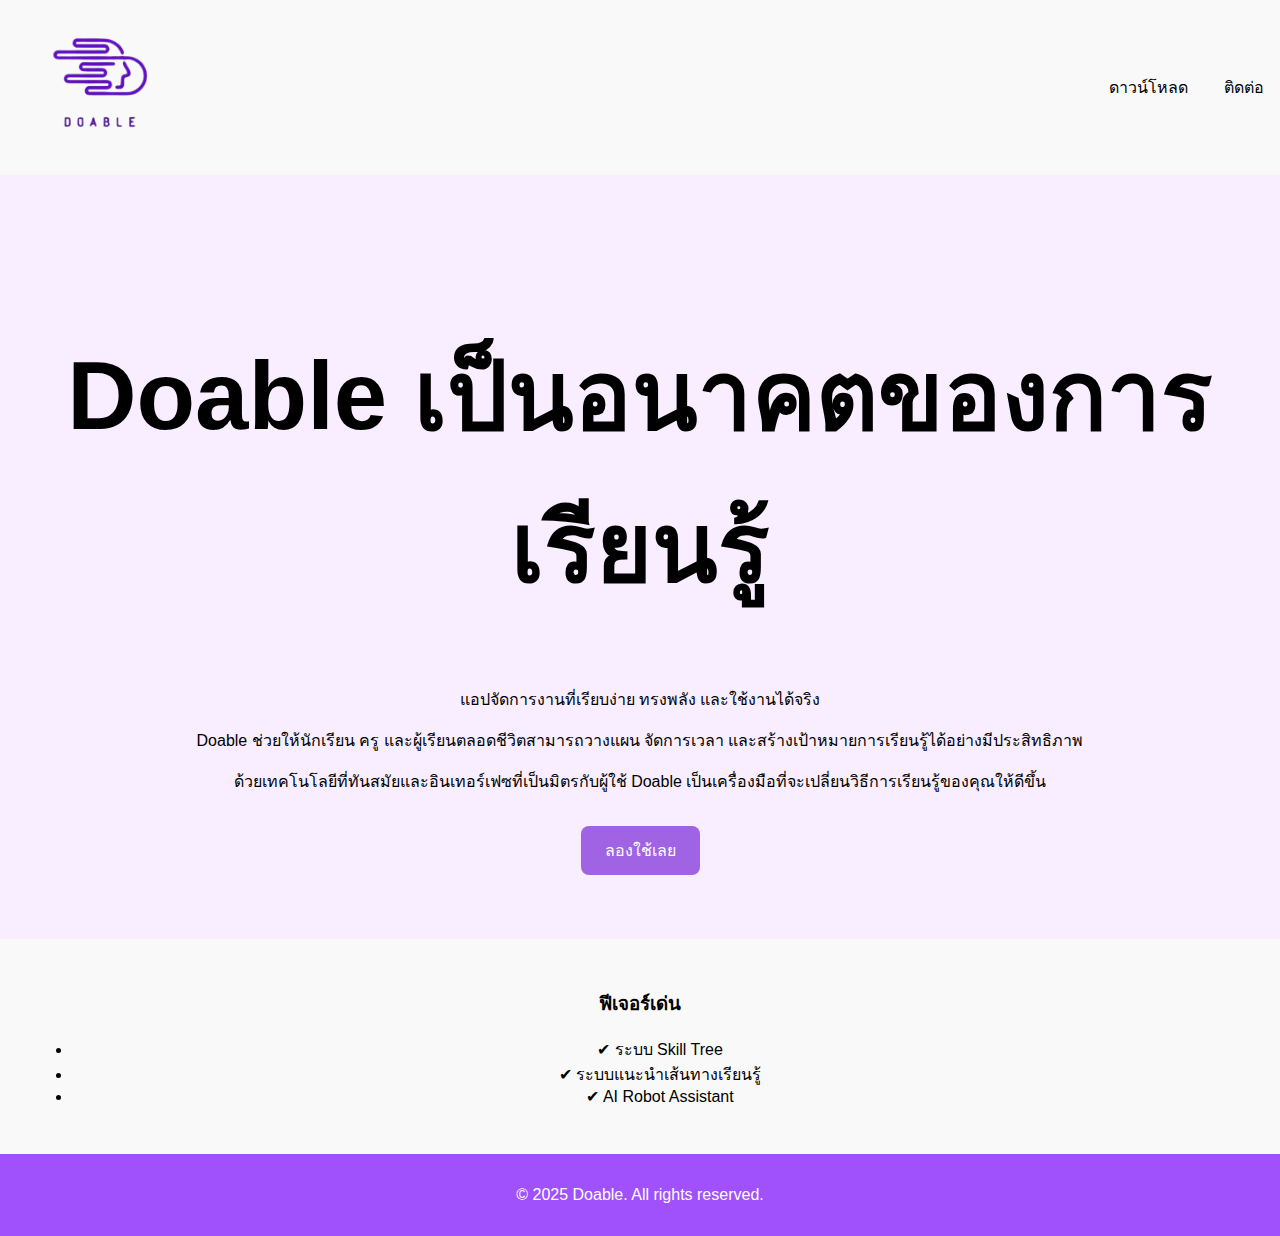
<file: doable-V.1/index.html>
<!DOCTYPE html>
<html lang="th">
<head>
  <meta charset="UTF-8" />
  <meta name="viewport" content="width=device-width, initial-scale=1.0" />
  <title>Doable - Productivity Made Simple</title>
  <link rel="stylesheet" href="styles.css" />
</head>
<body>
  <header class="header">
    <a href="#" class="logo">
      <img src="images/logo.png" alt="Doable Logo" style="height: 100px;" />
    </a>
    <nav>
      <a href="#download">ดาวน์โหลด</a>
      <a href="#contact">ติดต่อ</a>
    </nav>
  </header>
  
  <section class="hero">
    <h2>Doable เป็นอนาคตของการเรียนรู้</h2>
    <p>แอปจัดการงานที่เรียบง่าย ทรงพลัง และใช้งานได้จริง</p>
    <p>Doable ช่วยให้นักเรียน ครู และผู้เรียนตลอดชีวิตสามารถวางแผน จัดการเวลา และสร้างเป้าหมายการเรียนรู้ได้อย่างมีประสิทธิภาพ</p>
    <p>ด้วยเทคโนโลยีที่ทันสมัยและอินเทอร์เฟซที่เป็นมิตรกับผู้ใช้ Doable เป็นเครื่องมือที่จะเปลี่ยนวิธีการเรียนรู้ของคุณให้ดีขึ้น</p>
    <a href="#download" class="btn">ลองใช้เลย</a>
  </section>


  <section id="features" class="features">
    <h3>ฟีเจอร์เด่น</h3>
    <ul>
      <li>✔ ระบบ Skill Tree</li>
      <li>✔ ระบบแนะนำเส้นทางเรียนรู้</li>
      <li>✔ AI Robot Assistant</li>
    </ul>
  </section>

  <footer id="contact" class="footer">
    <p>© 2025 Doable. All rights reserved.</p>
  </footer>
</body>
</html>
</file>
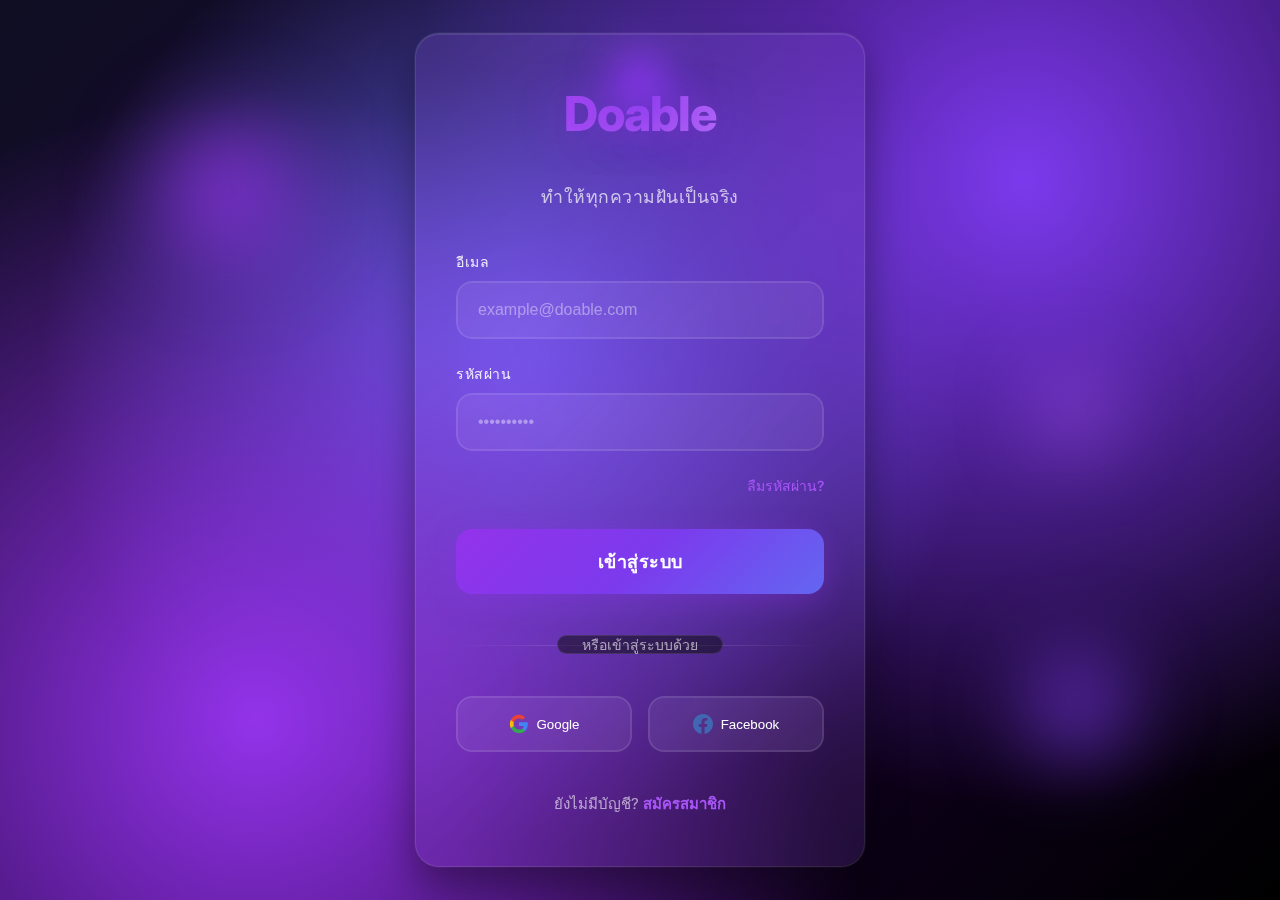
<file: doable_login.html>
<!DOCTYPE html>
<html lang="th">
<head>
    <meta charset="UTF-8">
    <meta name="viewport" content="width=device-width, initial-scale=1.0">
    <title>Doable - เข้าสู่ระบบ</title>
    
    <!-- Google OAuth Script -->
    <script src="https://accounts.google.com/gsi/client" async defer></script>
    
    <!-- Facebook SDK -->
    <script async defer crossorigin="anonymous" src="https://connect.facebook.net/th_TH/sdk.js#xfbml=1&version=v18.0&appId=YOUR_APP_ID&autoLogAppEvents=1"></script>
    
    <style>
        @import url('https://fonts.googleapis.com/css2?family=Inter:wght@300;400;500;600;700;800&display=swap');
        
        * {
            margin: 0;
            padding: 0;
            box-sizing: border-box;
        }

        body {
            font-family: 'Inter', sans-serif;
            background: #0a0a0a;
            min-height: 100vh;
            display: flex;
            align-items: center;
            justify-content: center;
            position: relative;
            overflow: hidden;
        }

        /* Animated gradient background */
        body::before {
            content: '';
            position: absolute;
            top: 0;
            left: 0;
            width: 100%;
            height: 100%;
            background: 
                radial-gradient(circle at 20% 80%, #9333ea 0%, transparent 50%),
                radial-gradient(circle at 80% 20%, #7c3aed 0%, transparent 50%),
                radial-gradient(circle at 40% 40%, #6366f1 0%, transparent 50%),
                linear-gradient(135deg, #0f0f23 0%, #1a0033 50%, #000000 100%);
            animation: gradientShift 8s ease-in-out infinite;
            z-index: 1;
        }

        @keyframes gradientShift {
            0%, 100% { opacity: 1; }
            50% { opacity: 0.8; }
        }

        /* Floating orbs */
        .orb {
            position: absolute;
            border-radius: 50%;
            filter: blur(40px);
            animation: float 6s ease-in-out infinite;
            z-index: 1;
        }

        .orb:nth-child(1) {
            width: 200px;
            height: 200px;
            background: radial-gradient(circle, #9333ea 0%, transparent 70%);
            top: 10%;
            left: 10%;
            animation-delay: 0s;
        }

        .orb:nth-child(2) {
            width: 150px;
            height: 150px;
            background: radial-gradient(circle, #7c3aed 0%, transparent 70%);
            top: 70%;
            right: 10%;
            animation-delay: 2s;
        }

        .orb:nth-child(3) {
            width: 100px;
            height: 100px;
            background: radial-gradient(circle, #a855f7 0%, transparent 70%);
            top: 40%;
            left: 80%;
            animation-delay: 4s;
        }

        @keyframes float {
            0%, 100% { transform: translateY(0px) rotate(0deg); }
            33% { transform: translateY(-20px) rotate(120deg); }
            66% { transform: translateY(10px) rotate(240deg); }
        }

        /* Particles */
        .particles {
            position: absolute;
            top: 0;
            left: 0;
            width: 100%;
            height: 100%;
            pointer-events: none;
            z-index: 1;
        }

        .particle {
            position: absolute;
            width: 2px;
            height: 2px;
            background: #9333ea;
            border-radius: 50%;
            animation: particleFloat 8s linear infinite;
            box-shadow: 0 0 10px #9333ea;
        }

        .particle:nth-child(odd) {
            background: #7c3aed;
            box-shadow: 0 0 10px #7c3aed;
            animation-duration: 12s;
        }

        @keyframes particleFloat {
            0% {
                transform: translateY(100vh) translateX(0px) rotate(0deg);
                opacity: 0;
            }
            10% {
                opacity: 1;
            }
            90% {
                opacity: 1;
            }
            100% {
                transform: translateY(-100px) translateX(100px) rotate(360deg);
                opacity: 0;
            }
        }

        .login-container {
            background: rgba(255, 255, 255, 0.03);
            backdrop-filter: blur(30px);
            border: 1px solid rgba(255, 255, 255, 0.1);
            border-radius: 24px;
            padding: 50px 40px;
            width: 100%;
            max-width: 450px;
            box-shadow: 
                0 20px 40px rgba(0, 0, 0, 0.4),
                0 0 0 1px rgba(255, 255, 255, 0.05),
                inset 0 1px 0 rgba(255, 255, 255, 0.1);
            position: relative;
            z-index: 10;
            animation: slideInUp 1s cubic-bezier(0.16, 1, 0.3, 1);
            transform-style: preserve-3d;
        }

        .login-container::before {
            content: '';
            position: absolute;
            top: 0;
            left: 0;
            right: 0;
            bottom: 0;
            background: linear-gradient(135deg, rgba(147, 51, 234, 0.1) 0%, transparent 50%, rgba(124, 58, 237, 0.1) 100%);
            border-radius: 24px;
            z-index: -1;
        }

        @keyframes slideInUp {
            from {
                opacity: 0;
                transform: translateY(100px) rotateX(20deg);
            }
            to {
                opacity: 1;
                transform: translateY(0) rotateX(0deg);
            }
        }

        .logo {
            text-align: center;
            margin-bottom: 40px;
            position: relative;
        }

        .logo::before {
            content: '';
            position: absolute;
            top: -30px;
            left: 50%;
            transform: translateX(-50%);
            width: 60px;
            height: 60px;
            background: linear-gradient(135deg, #9333ea, #7c3aed);
            border-radius: 50%;
            filter: blur(20px);
            animation: logoGlow 3s ease-in-out infinite;
        }

        @keyframes logoGlow {
            0%, 100% { opacity: 0.5; transform: translateX(-50%) scale(1); }
            50% { opacity: 1; transform: translateX(-50%) scale(1.2); }
        }

        .logo h1 {
            color: #ffffff;
            font-size: 3rem;
            font-weight: 800;
            background: linear-gradient(135deg, #9333ea 0%, #a855f7 50%, #c084fc 100%);
            -webkit-background-clip: text;
            -webkit-text-fill-color: transparent;
            background-clip: text;
            text-shadow: 0 0 40px rgba(147, 51, 234, 0.5);
            animation: titleGlow 2s ease-in-out infinite alternate;
            letter-spacing: -0.02em;
        }

        @keyframes titleGlow {
            from { 
                filter: brightness(1);
                text-shadow: 0 0 40px rgba(147, 51, 234, 0.5);
            }
            to { 
                filter: brightness(1.2);
                text-shadow: 0 0 60px rgba(147, 51, 234, 0.8), 0 0 80px rgba(168, 85, 247, 0.4);
            }
        }

        .subtitle {
            color: rgba(255, 255, 255, 0.7);
            text-align: center;
            margin-bottom: 40px;
            font-size: 1.1rem;
            font-weight: 400;
            letter-spacing: 0.5px;
        }

        .form-group {
            margin-bottom: 24px;
            position: relative;
        }

        .form-group label {
            display: block;
            color: rgba(255, 255, 255, 0.9);
            margin-bottom: 8px;
            font-weight: 500;
            font-size: 14px;
            text-transform: uppercase;
            letter-spacing: 0.5px;
        }

        .input-wrapper {
            position: relative;
            overflow: hidden;
            border-radius: 16px;
        }

        .input-wrapper::before {
            content: '';
            position: absolute;
            top: 0;
            left: 0;
            right: 0;
            bottom: 0;
            background: linear-gradient(135deg, rgba(147, 51, 234, 0.3), rgba(124, 58, 237, 0.3));
            opacity: 0;
            transition: opacity 0.3s ease;
            z-index: 1;
        }

        .input-wrapper.focused::before {
            opacity: 1;
        }

        .form-group input {
            width: 100%;
            padding: 18px 20px;
            border: 2px solid rgba(255, 255, 255, 0.1);
            border-radius: 16px;
            background: rgba(255, 255, 255, 0.03);
            color: white;
            font-size: 16px;
            font-weight: 400;
            transition: all 0.4s cubic-bezier(0.16, 1, 0.3, 1);
            backdrop-filter: blur(10px);
            position: relative;
            z-index: 2;
        }

        .form-group input:focus {
            outline: none;
            border-color: #9333ea;
            background: rgba(255, 255, 255, 0.05);
            box-shadow: 
                0 0 0 4px rgba(147, 51, 234, 0.1),
                0 8px 25px rgba(147, 51, 234, 0.2);
            transform: translateY(-2px);
        }

        .form-group input::placeholder {
            color: rgba(255, 255, 255, 0.4);
            font-weight: 300;
        }

        .forgot-password {
            text-align: right;
            margin-bottom: 32px;
        }

        .forgot-password a {
            color: #a855f7;
            text-decoration: none;
            font-size: 14px;
            font-weight: 500;
            transition: all 0.3s ease;
            position: relative;
        }

        .forgot-password a::after {
            content: '';
            position: absolute;
            bottom: -2px;
            left: 0;
            width: 0;
            height: 2px;
            background: linear-gradient(90deg, #9333ea, #a855f7);
            transition: width 0.3s ease;
        }

        .forgot-password a:hover {
            color: #c084fc;
            text-shadow: 0 0 15px rgba(147, 51, 234, 0.5);
        }

        .forgot-password a:hover::after {
            width: 100%;
        }

        .login-btn {
            width: 100%;
            padding: 18px;
            background: linear-gradient(135deg, #9333ea 0%, #7c3aed 50%, #6366f1 100%);
            border: none;
            border-radius: 16px;
            color: white;
            font-size: 18px;
            font-weight: 600;
            cursor: pointer;
            transition: all 0.4s cubic-bezier(0.16, 1, 0.3, 1);
            position: relative;
            overflow: hidden;
            text-transform: uppercase;
            letter-spacing: 0.5px;
            box-shadow: 0 8px 30px rgba(147, 51, 234, 0.3);
        }

        .login-btn::before {
            content: '';
            position: absolute;
            top: 0;
            left: -100%;
            width: 100%;
            height: 100%;
            background: linear-gradient(90deg, transparent, rgba(255, 255, 255, 0.2), transparent);
            transition: left 0.6s;
        }

        .login-btn:hover {
            transform: translateY(-3px);
            box-shadow: 0 15px 40px rgba(147, 51, 234, 0.4);
            background: linear-gradient(135deg, #a855f7 0%, #8b5cf6 50%, #7c3aed 100%);
        }

        .login-btn:hover::before {
            left: 100%;
        }

        .login-btn:active {
            transform: translateY(-1px);
        }

        .divider {
            text-align: center;
            margin: 40px 0;
            position: relative;
        }

        .divider::before {
            content: '';
            position: absolute;
            top: 50%;
            left: 0;
            right: 0;
            height: 1px;
            background: linear-gradient(90deg, transparent, rgba(255, 255, 255, 0.2), transparent);
        }

        .divider span {
            background: rgba(0, 0, 0, 0.5);
            color: rgba(255, 255, 255, 0.6);
            padding: 0 24px;
            font-size: 14px;
            font-weight: 500;
            backdrop-filter: blur(10px);
            border-radius: 20px;
            border: 1px solid rgba(255, 255, 255, 0.1);
        }

        .social-login {
            display: flex;
            gap: 16px;
            margin-bottom: 40px;
        }

        .social-btn {
            flex: 1;
            padding: 16px;
            border: 2px solid rgba(255, 255, 255, 0.1);
            border-radius: 16px;
            background: rgba(255, 255, 255, 0.03);
            color: white;
            text-decoration: none;
            text-align: center;
            transition: all 0.4s cubic-bezier(0.16, 1, 0.3, 1);
            backdrop-filter: blur(10px);
            font-weight: 500;
            position: relative;
            overflow: hidden;
            cursor: pointer;
            display: flex;
            align-items: center;
            justify-content: center;
            gap: 8px;
        }

        .social-btn svg {
            width: 20px;
            height: 20px;
        }

        .google-btn:hover {
            background: rgba(219, 68, 55, 0.1);
            border-color: #db4437;
        }

        .facebook-btn:hover {
            background: rgba(66, 103, 178, 0.1);
            border-color: #4267b2;
        }

        .social-btn::before {
            content: '';
            position: absolute;
            top: 0;
            left: 0;
            right: 0;
            bottom: 0;
            background: linear-gradient(135deg, rgba(147, 51, 234, 0.1), rgba(124, 58, 237, 0.1));
            opacity: 0;
            transition: opacity 0.3s ease;
        }

        .social-btn:hover {
            border-color: #9333ea;
            transform: translateY(-2px);
            box-shadow: 0 8px 25px rgba(147, 51, 234, 0.2);
        }

        .social-btn:hover::before {
            opacity: 1;
        }

        .signup-link {
            text-align: center;
            color: rgba(255, 255, 255, 0.6);
            font-size: 15px;
        }

        .signup-link a {
            color: #a855f7;
            text-decoration: none;
            font-weight: 600;
            transition: all 0.3s ease;
            position: relative;
        }

        .signup-link a::after {
            content: '';
            position: absolute;
            bottom: -2px;
            left: 0;
            width: 0;
            height: 2px;
            background: linear-gradient(90deg, #9333ea, #a855f7);
            transition: width 0.3s ease;
        }

        .signup-link a:hover {
            color: #c084fc;
            text-shadow: 0 0 15px rgba(147, 51, 234, 0.5);
        }

        .signup-link a:hover::after {
            width: 100%;
        }

        @media (max-width: 480px) {
            .login-container {
                margin: 20px;
                padding: 40px 30px;
            }
            
            .logo h1 {
                font-size: 2.5rem;
            }
            
            body::before {
                background: 
                    radial-gradient(circle at 50% 50%, #9333ea 0%, transparent 40%),
                    linear-gradient(135deg, #0f0f23 0%, #1a0033 50%, #000000 100%);
            }
        }

        /* Loading animation */
        .loading {
            opacity: 0.7;
            pointer-events: none;
        }

        .loading::after {
            content: '';
            position: absolute;
            top: 50%;
            left: 50%;
            width: 20px;
            height: 20px;
            margin: -10px 0 0 -10px;
            border: 2px solid rgba(255, 255, 255, 0.3);
            border-top: 2px solid white;
            border-radius: 50%;
            animation: spin 1s linear infinite;
        }

        @keyframes spin {
            0% { transform: rotate(0deg); }
            100% { transform: rotate(360deg); }
        }
    </style>
</head>
<body>
    <!-- Floating orbs -->
    <div class="orb"></div>
    <div class="orb"></div>
    <div class="orb"></div>

    <!-- Particles -->
    <div class="particles" id="particles"></div>

    <div class="login-container">
        <div class="logo">
            <h1>Doable</h1>
        </div>
        <p class="subtitle">ทำให้ทุกความฝันเป็นจริง</p>
        
        <form id="loginForm">
            <div class="form-group">
                <label for="email">อีเมล</label>
                <div class="input-wrapper">
                    <input type="email" id="email" name="email" placeholder="example@doable.com" required>
                </div>
            </div>
            
            <div class="form-group">
                <label for="password">รหัสผ่าน</label>
                <div class="input-wrapper">
                    <input type="password" id="password" name="password" placeholder="••••••••••" required>
                </div>
            </div>
            
            <div class="forgot-password">
                <a href="#" onclick="showAlert('ฟีเจอร์นี้กำลังพัฒนา')">ลืมรหัสผ่าน?</a>
            </div>
            
            <button type="submit" class="login-btn">เข้าสู่ระบบ</button>
        </form>
        
        <div class="divider">
            <span>หรือเข้าสู่ระบบด้วย</span>
        </div>
        
        <div class="social-login">
            <button class="social-btn google-btn" onclick="signInWithGoogle()">
                <svg viewBox="0 0 24 24" fill="currentColor">
                    <path d="M22.56 12.25c0-.78-.07-1.53-.2-2.25H12v4.26h5.92c-.26 1.37-1.04 2.53-2.21 3.31v2.77h3.57c2.08-1.92 3.28-4.74 3.28-8.09z" fill="#4285F4"/>
                    <path d="M12 23c2.97 0 5.46-.98 7.28-2.66l-3.57-2.77c-.98.66-2.23 1.06-3.71 1.06-2.86 0-5.29-1.93-6.16-4.53H2.18v2.84C3.99 20.53 7.7 23 12 23z" fill="#34A853"/>
                    <path d="M5.84 14.09c-.22-.66-.35-1.36-.35-2.09s.13-1.43.35-2.09V7.07H2.18C1.43 8.55 1 10.22 1 12s.43 3.45 1.18 4.93l2.85-2.22.81-.62z" fill="#FBBC05"/>
                    <path d="M12 5.38c1.62 0 3.06.56 4.21 1.64l3.15-3.15C17.45 2.09 14.97 1 12 1 7.7 1 3.99 3.47 2.18 7.07l3.66 2.84c.87-2.6 3.3-4.53 6.16-4.53z" fill="#EA4335"/>
                </svg>
                <span>Google</span>
            </button>
            <button class="social-btn facebook-btn" onclick="signInWithFacebook()">
                <svg viewBox="0 0 24 24" fill="#4267b2">
                    <path d="M24 12.073c0-6.627-5.373-12-12-12s-12 5.373-12 12c0 5.99 4.388 10.954 10.125 11.854v-8.385H7.078v-3.47h3.047V9.43c0-3.007 1.792-4.669 4.533-4.669 1.312 0 2.686.235 2.686.235v2.953H15.83c-1.491 0-1.956.925-1.956 1.874v2.25h3.328l-.532 3.47h-2.796v8.385C19.612 23.027 24 18.062 24 12.073z"/>
                </svg>
                <span>Facebook</span>
            </button>
        </div>
        
        <div class="signup-link">
            ยังไม่มีบัญชี? <a href="#" onclick="showAlert('ฟีเจอร์นี้กำลังพัฒนา')">สมัครสมาชิก</a>
        </div>
    </div>

    <script>
        // ========== GOOGLE OAUTH SETUP ==========
        let googleAuth;
        
        window.onload = function() {
            initializeGoogleAuth();
            initializeFacebookSDK();
            createParticles();
        };

        function initializeGoogleAuth() {
            google.accounts.id.initialize({
                client_id: 'YOUR_GOOGLE_CLIENT_ID.apps.googleusercontent.com', // แทนที่ด้วย Client ID จริง
                callback: handleGoogleSignIn,
                context: 'signin',
                ux_mode: 'popup'
            });
        }

        function signInWithGoogle() {
            // แสดง loading state
            const btn = document.querySelector('.google-btn');
            btn.style.opacity = '0.7';
            btn.innerHTML = '<div class="loading-spinner"></div>กำลังเข้าสู่ระบบ...';
            
            google.accounts.id.prompt((notification) => {
                if (notification.isNotDisplayed() || notification.isSkippedMoment()) {
                    // ถ้าไม่สามารถแสดง popup ได้ ใช้วิธีอื่น
                    google.accounts.id.renderButton(
                        document.createElement('div'),
                        {
                            theme: 'outline',
                            size: 'large',
                            type: 'standard'
                        }
                    );
                    
                    // Reset button
                    resetGoogleButton();
                }
            });
            
            // Timeout fallback
            setTimeout(() => {
                resetGoogleButton();
            }, 5000);
        }

        function resetGoogleButton() {
            const btn = document.querySelector('.google-btn');
            btn.style.opacity = '1';
            btn.innerHTML = `
                <svg viewBox="0 0 24 24" fill="currentColor">
                    <path d="M22.56 12.25c0-.78-.07-1.53-.2-2.25H12v4.26h5.92c-.26 1.37-1.04 2.53-2.21 3.31v2.77h3.57c2.08-1.92 3.28-4.74 3.28-8.09z" fill="#4285F4"/>
                    <path d="M12 23c2.97 0 5.46-.98 7.28-2.66l-3.57-2.77c-.98.66-2.23 1.06-3.71 1.06-2.86 0-5.29-1.93-6.16-4.53H2.18v2.84C3.99 20.53 7.7 23 12 23z" fill="#34A853"/>
                    <path d="M5.84 14.09c-.22-.66-.35-1.36-.35-2.09s.13-1.43.35-2.09V7.07H2.18C1.43 8.55 1 10.22 1 12s.43 3.45 1.18 4.93l2.85-2.22.81-.62z" fill="#FBBC05"/>
                    <path d="M12 5.38c1.62 0 3.06.56 4.21 1.64l3.15-3.15C17.45 2.09 14.97 1 12 1 7.7 1 3.99 3.47 2.18 7.07l3.66 2.84c.87-2.6 3.3-4.53 6.16-4.53z" fill="#EA4335"/>
                </svg>
                <span>Google</span>
            `;
        }

        function handleGoogleSignIn(response) {
            // Decode JWT token
            const responsePayload = decodeJwtResponse(response.credential);
            
            console.log('Google Sign-In Success:', responsePayload);
            
            // แสดงข้อมูลผู้ใช้
            showAlert(`🎉 เข้าสู่ระบบสำเร็จ!\nยินดีต้อนรับ ${responsePayload.name}`);
            
            // ส่งข้อมูลไปยัง backend ของคุณ
            sendToBackend('google', {
                id: responsePayload.sub,
                name: responsePayload.name,
                email: responsePayload.email,
                picture: responsePayload.picture
            });
            
            resetGoogleButton();
        }

        function decodeJwtResponse(token) {
            const base64Url = token.split('.')[1];
            const base64 = base64Url.replace(/-/g, '+').replace(/_/g, '/');
            const jsonPayload = decodeURIComponent(window.atob(base64).split('').map(function(c) {
                return '%' + ('00' + c.charCodeAt(0).toString(16)).slice(-2);
            }).join(''));
            return JSON.parse(jsonPayload);
        }

        // ========== FACEBOOK SDK SETUP ==========
        function initializeFacebookSDK() {
            window.fbAsyncInit = function() {
                FB.init({
                    appId: 'YOUR_FACEBOOK_APP_ID', // แทนที่ด้วย App ID จริง
                    cookie: true,
                    xfbml: true,
                    version: 'v18.0'
                });
            };
        }

        function signInWithFacebook() {
            const btn = document.querySelector('.facebook-btn');
            btn.style.opacity = '0.7';
            btn.innerHTML = '<div class="loading-spinner"></div>กำลังเข้าสู่ระบบ...';
            
            FB.login(function(response) {
                if (response.authResponse) {
                    console.log('Facebook Login Success:', response);
                    
                    // ดึงข้อมูลผู้ใช้
                    FB.api('/me', {fields: 'name,email,picture'}, function(userInfo) {
                        console.log('Facebook User Info:', userInfo);
                        
                        showAlert(`🎉 เข้าสู่ระบบสำเร็จ!\nยินดีต้อนรับ ${userInfo.name}`);
                        
                        // ส่งข้อมูลไปยัง backend ของคุณ
                        sendToBackend('facebook', {
                            id: userInfo.id,
                            name: userInfo.name,
                            email: userInfo.email,
                            picture: userInfo.picture.data.url
                        });
                    });
                } else {
                    console.log('Facebook Login Failed');
                    showAlert('❌ การเข้าสู่ระบบด้วย Facebook ล้มเหลว');
                }
                
                resetFacebookButton();
            }, {scope: 'email'});
        }

        function resetFacebookButton() {
            const btn = document.querySelector('.facebook-btn');
            btn.style.opacity = '1';
            btn.innerHTML = `
                <svg viewBox="0 0 24 24" fill="#4267b2">
                    <path d="M24 12.073c0-6.627-5.373-12-12-12s-12 5.373-12 12c0 5.99 4.388 10.954 10.125 11.854v-8.385H7.078v-3.47h3.047V9.43c0-3.007 1.792-4.669 4.533-4.669 1.312 0 2.686.235 2.686.235v2.953H15.83c-1.491 0-1.956.925-1.956 1.874v2.25h3.328l-.532 3.47h-2.796v8.385C19.612 23.027 24 18.062 24 12.073z"/>
                </svg>
                <span>Facebook</span>
            `;
        }

        // ========== BACKEND INTEGRATION ==========
        function sendToBackend(provider, userData) {
            // ส่งข้อมูลไปยัง backend API ของคุณ
            fetch('/api/auth/social-login', {
                method: 'POST',
                headers: {
                    'Content-Type': 'application/json',
                },
                body: JSON.stringify({
                    provider: provider,
                    user: userData
                })
            })
            .then(response => response.json())
            .then(data => {
                console.log('Backend Response:', data);
                // Handle success - redirect หรือ update UI
                if (data.success) {
                    // เก็บ token หรือ session
                    localStorage.setItem('authToken', data.token);
                    // Redirect ไปหน้าหลัก
                    // window.location.href = '/dashboard';
                }
            })
            .catch(error => {
                console.error('Backend Error:', error);
                showAlert('❌ เกิดข้อผิดพลาดในการเชื่อมต่อเซิร์ฟเวอร์');
            });
        }

        // ========== ORIGINAL FUNCTIONS ==========
        // Create particles
        function createParticles() {
            const particleContainer = document.getElementById('particles');
            const particleCount = 50;
            
            for (let i = 0; i < particleCount; i++) {
                const particle = document.createElement('div');
                particle.className = 'particle';
                particle.style.left = Math.random() * 100 + '%';
                particle.style.animationDelay = Math.random() * 8 + 's';
                particle.style.animationDuration = (Math.random() * 8 + 8) + 's';
                particleContainer.appendChild(particle);
            }
        }

        // Form handling
        document.addEventListener('DOMContentLoaded', function() {
            document.getElementById('loginForm').addEventListener('submit', function(e) {
                e.preventDefault();
                
                const email = document.getElementById('email').value;
                const password = document.getElementById('password').value;
                
                if (email && password) {
                    const btn = document.querySelector('.login-btn');
                    const originalText = btn.innerHTML;
                    
                    btn.classList.add('loading');
                    btn.innerHTML = 'กำลังเข้าสู่ระบบ...';
                    
                    // ส่งข้อมูลไปยัง backend
                    fetch('/api/auth/login', {
                        method: 'POST',
                        headers: {
                            'Content-Type': 'application/json',
                        },
                        body: JSON.stringify({
                            email: email,
                            password: password
                        })
                    })
                    .then(response => response.json())
                    .then(data => {
                        btn.classList.remove('loading');
                        btn.innerHTML = originalText;
                        
                        if (data.success) {
                            showAlert('🎉 เข้าสู่ระบบสำเร็จ! ยินดีต้อนรับสู่ Doable');
                            // localStorage.setItem('authToken', data.token);
                            // window.location.href = '/dashboard';
                        } else {
                            showAlert('❌ อีเมลหรือรหัสผ่านไม่ถูกต้อง');
                        }
                    })
                    .catch(error => {
                        btn.classList.remove('loading');
                        btn.innerHTML = originalText;
                        showAlert('❌ เกิดข้อผิดพลาดในการเชื่อมต่อเซิร์ฟเวอร์');
                    });
                }
            });
            
            // Input focus effects
            const inputs = document.querySelectorAll('input');
            inputs.forEach(input => {
                const wrapper = input.closest('.input-wrapper');
                
                input.addEventListener('focus', function() {
                    if (wrapper) wrapper.classList.add('focused');
                    this.parentElement.parentElement.style.transform = 'scale(1.02)';
                });
                
                input.addEventListener('blur', function() {
                    if (wrapper) wrapper.classList.remove('focused');
                    this.parentElement.parentElement.style.transform = 'scale(1)';
                });
            });
        });

        function showAlert(message) {
            // Create custom alert
            const alertDiv = document.createElement('div');
            alertDiv.innerHTML = message;
            alertDiv.style.cssText = `
                position: fixed;
                top: 20px;
                right: 20px;
                background: linear-gradient(135deg, #9333ea, #7c3aed);
                color: white;
                padding: 16px 24px;
                border-radius: 12px;
                box-shadow: 0 8px 30px rgba(147, 51, 234, 0.3);
                z-index: 1000;
                animation: slideInRight 0.5s ease-out;
                backdrop-filter: blur(10px);
                border: 1px solid rgba(255, 255, 255, 0.1);
                font-weight: 500;
                max-width: 300px;
                word-wrap: break-word;
            `;
            
            document.body.appendChild(alertDiv);
            
            setTimeout(() => {
                alertDiv.style.animation = 'slideOutRight 0.5s ease-out';
                setTimeout(() => {
                    if (document.body.contains(alertDiv)) {
                        document.body.removeChild(alertDiv);
                    }
                }, 500);
            }, 4000);
        }

        // Add keyframes for alert animations and loading spinner
        const style = document.createElement('style');
        style.textContent = `
            @keyframes slideInRight {
                from { transform: translateX(100%); opacity: 0; }
                to { transform: translateX(0); opacity: 1; }
            }
            @keyframes slideOutRight {
                from { transform: translateX(0); opacity: 1; }
                to { transform: translateX(100%); opacity: 0; }
            }
            .loading-spinner {
                width: 16px;
                height: 16px;
                border: 2px solid rgba(255, 255, 255, 0.3);
                border-top: 2px solid white;
                border-radius: 50%;
                animation: spin 1s linear infinite;
                display: inline-block;
                margin-right: 8px;
            }
            @keyframes spin {
                0% { transform: rotate(0deg); }
                100% { transform: rotate(360deg); }
            }
        `;
        document.head.appendChild(style);
    </script>
</body>
</html>
</file>
<file: doable-V.1/styles.css>
body {
  font-family: 'Segoe UI', sans-serif;
  margin: 0;
  padding: 0;
  background: #f9f9f9;
  color: #000000;
}

.header {
  display: flex;
  justify-content: space-between;
  padding: 2rem 1rem;
  background-color:;
  color: rgb(255, 255, 255);
  align-items: center;
}

.header a {
  margin-left: 2rem;
  color: rgb(0, 0, 0);
  text-decoration: none;
}

.logo {
  font-size: 3rem;
}

.hero {
  padding: 4rem 2rem;
  text-align: center;
  background: #f8eeff;
}

.hero h2 {
  font-size: 6rem;
  margin-bottom: 4rem;
}

.btn {
  display: inline-block;
  margin-top: 1rem;
  padding: 0.75rem 1.5rem;
  background: hwb(268 39% 11%);
  color: rgb(255, 255, 255);
  text-decoration: none;
  border-radius: 8px;
}

.features, .download {
  padding: 2rem;
  text-align: center;
}

.footer {
  padding: 1rem;
  background: #a051fc;
  color: white;
  text-align: center;
}
</file>
